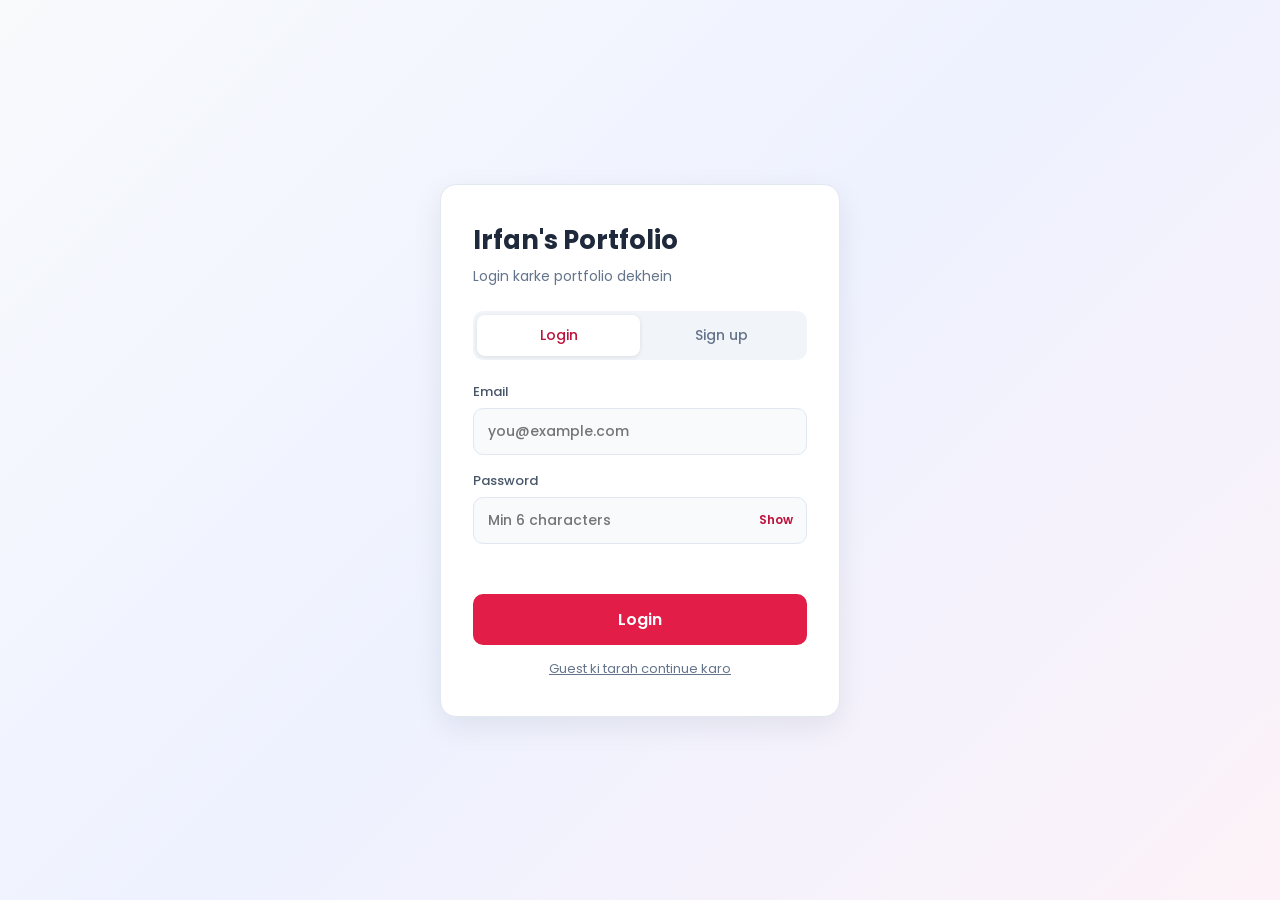
<file: index.html>
<!DOCTYPE html>
<html lang="en">

<head>
    <meta charset="UTF-8">
    <meta name="description" content="Irfan Ansari Portfolio">
    <meta name="viewport" content="width=device-width, initial-scale=1.0">
    <title>Personal Portfolio</title>
    <link rel="iocn" href="favicon.ico">
    <link rel="stylesheet" href="style.css">
    <link rel="preconnect" href="https://fonts.googleapis.com">
    <link rel="preconnect" href="https://fonts.gstatic.com" crossorigin>
    <link
        href="https://fonts.googleapis.com/css2?family=Poppins:ital,wght@0,100;0,200;0,300;0,400;0,500;0,600;0,700;0,800;0,900;1,100;1,200;1,300;1,400;1,500;1,600;1,700;1,800;1,900&display=swap"
        rel="stylesheet">

    <script src="auth-guard.js"></script>

</head>

<body>
    <header>
        <nav id="navbar">
            <div class="left" id="purple">Irfan's Portfolio</div>
            <div class="rigth">
                <ul>
                    <li><a href="/">Home</a></li>
                    <li><a href="#about">About</a></li>
                    <li><a href="#Skills">Skills</a></li>
                    <li><a href="#projects">Projects</a></li>
                    <li><a href="#contact">Contact</a></li>
                </ul>
            </div>
        </nav>
    </header>

    <main>
        <section class="firstSection">
            <div class="leftSection">
                <p class="intro">Hi, I'm</p>
                <h2>
                    <span class="purple">Irfan Ansari</span>
                </h2>
                <h3>
                    Java Developer • Frontend Developer
                </h3>
                <p class="description">I build resposive websites and Java applications.
                    Currently improving my skills in Data Structure & Algorithms, Salesforce, and modern Web
                    Development.
                </p>
                <p id="element"></p>

                <div class="buttons">
                    <a href="resume.pdf" download class="btn">Download Resume</a>
                    <a href="https://github.com/irfan-an" target="_blank" class="btn">GitHub</a>
                    <a href="https://www.linkedin.com/in/irfan-ansari-66294a341/" target="_blank" class="btn">
                        Linkedin</a>
                </div>
            </div>
            <div class="rightSection">
                <img src="images/irfan photo.png" alt="Irfan's Photo">
            </div>
        </section>
        <hr class="hori-line">
        <section id="about" class="aboutSection">
            <h2>About Me</h2>
            <div class="about-content">
                <h3>Irfan Ansari</h3>
                <h4>B.Tech CSE Student | Java Developer | Fronted Developer</h4>
                <p>I am a second-year Computer Science and Engineering student with a strong interest in Software
                    Development.I enjoy solving programming problems and building responsive web application using HTML,
                    CSS, JavaScript, and Java.

                    Currently, I am improving my Data Structure & Algroithms, Object-Oriented Programming, and
                    Salesforce skills while developing real-world projects.
                </p>
            </div>
        </section>
        <hr>
        <section id="Skills" class="SkillsSection">
            <h2>Skills</h2>
            <p class="skills-text">Technologies and Tools I work with</p>
            <div class="skills-container">
                <div class="skill-card">
                    <img src="images/Java.png" alt="Java-logo">
                    <h3>Java</h3>
                </div>
                <div class="skill-card">
                    <img src="images/HMtl.png" alt="HTML-Logo">
                    <h3>HTML</h3>
                </div>
                <div class="skill-card">
                    <img src="images/CSS.png" alt="CSS-logo">
                    <h3>CSS</h3>
                </div>
                <div class="skill-card">
                    <img src="images/salesforce.png" alt="Salesforce-logo">
                    <h3>Salesforce</h3>
                </div>
                <div class="skill-card">
                    <img src="images/JS.png" alt="JavaScript-logo">
                    <h3>JavaScript</h3>
                </div>
                <div class="skill-card">
                    <img src="images/GitHub.png" alt="JavaScript-logo">
                    <h3>GitHub</h3>
                </div>


            </div>


        </section>
        <hr>
        <section id="projects" class="projectsSection">

            <h1>My Projects</h1>
            <p class="project-text">Some projects that I have built</p>

            <div class="projects-container">

                <!-- Project 1 -->
                <div class="project-card">

                    <img src="images/portfolio.png" alt="Portfolio Website">

                    <div class="project-info">
                        <h2>Portfolio Website</h2>

                        <p>
                            A responsive personal portfolio website built using HTML,
                            CSS, and JavaScript.
                        </p>

                        <div class="project-tech">
                            <span>HTML</span>
                            <span>CSS</span>
                            <span>JavaScript</span>
                        </div>

                        <div class="project-buttons">
                            <a href="https://github.com/irfan-an/my-portfolio" target="_blank">Live Demo</a>
                            <a href="https://github.com/irfan-an/my-portfolio" target="_blank">GitHub</a>
                        </div>

                    </div>

                </div>

                <!-- Project 2 -->
                <div class="project-card">

                    <img src="images/Collegelogo.png" alt="Attendance Management System">

                    <div class="project-info">

                        <h2>Attendance Management System</h2>

                        <p>
                            Full-Stack based Project for example Frontend(HTML,CSS,JavaScript), Backend(Java Spring Boot,REST API).
                        </p>

                        <div class="project-tech">
                            <span>Frontend:HTML ,CSS, JavaScript</span>
                            <span>Backend:Java, Spring Boot,Spring Security, REST API</span>
                            <span>Database: MySQL</span>
                        </div>

                        <div class="project-buttons">
                            <a href="#">Code</a>
                            <a href="#">GitHub</a>
                        </div>

                    </div>

                </div>

                <!-- Project 3 -->
                <div class="project-card">

                    <img src="images/weather.png" alt="Weather App">

                    <div class="project-info">

                        <h2>Weather App</h2>

                        <p>
                            Weather application using JavaScript and Weather API with
                            live temperature and forecast.
                        </p>

                        <div class="project-tech">
                            <span>JavaScript</span>
                            <span>API</span>
                        </div>

                        <div class="project-buttons">
                            <a href="#" onclick="alert('Coming soon')">Live Demo</a>
                            <a href="#">GitHub</a>
                        </div>

                    </div>

                </div>

            </div>

        </section>

        <section class="EducationSection">
            <h1>Education</h1>
            <div class="education-card">
                <h3>Bachelor of Technology(B.Tech)</h3>
                <h4>Computer Science and Engineering</h4>
                <p>Technocrats Institute of Technology(Excellence),Bhopal</p>
                <span>2024-2028</span>
                <p>CGPA : 6.57</p>
            </div>
        </section>
        <section id="certificates" class="certificateSection">
            <h1>Certificates</h1>
            <p class="certificate-subtitle">
                Certifications that demonstrate my learning journey.
            </p>
            <div class="certificate-container">
                <!-- Certificate 1 -->
                <div class="certificate-card">
                    <img src="/images/Java.png" alt="Java Certificate">
                    <h2>Java Programming</h2>
                    <h4>Issued by :Infosys Springboard</h4>
                    <p>Successfully completed Programming fundamentals including OOP, Collections, Exception Handling
                        and File Handling</p>
                    <span>2026</span>
                    <a href="" target="_blank">
                        View Certificate
                    </a>
                </div>
                <!-- Certificate 2 -->
                <div class="certificate-card">
                    <img src="images/salesforce.png" alt="SaleForce">
                    <h2>Salesforce Trailhead</h2>
                    <h4>Issued by : Salesforce</h4>
                    <p>Comleted Salesforce Administrator and Flow modules on Trailhead</p>
                    <span>2026</span>
                    <a href="certificate/salesforce.pdf" target="_blank">
                        View Certificate
                    </a>
                </div>
            </div>
        </section>
        <section id="contact" class="contactSection">
            <h2>Contact Me</h2>
            <div class="contact-container">
                <div class="contact-info">
                    <h3>Email</h3>
                    <p>a.irfan8235@gmail.com</p>
                    <h3>Phone</h3>
                    <p>+918235676717</p>
                    <h3>Location</h3>
                    <p>Bhopal,Madhya Pradesh</p>
                </div>
                <form>
                    <input type="text" placeholder="Your Name">
                    <input type="email" placeholder="Your Email">
                    <textarea placeholder="Your Message"></textarea>
                    <button type="submit">Send Message</button>
                </form>
            </div>
        </section>
    </main>
    <footer>
        <div class="footer-container">
            <div>
                <h2>Irfan Ansari</h2>
                <p>Java Developer • Frontend Developer • CSE Student</p>
            </div>
            <div>
                <h3>Quick Links</h3>
                <ul>
                    <li><a href="#about">About</a></li>
                    <li><a href="#skills">Skills</a></li>
                    <li><a href="#project">Projects</a></li>
                    <li><a href="#certificates">Certificate</a></li>
                    <li><a href="#contact">Contact</a></li>
                </ul>
            </div>
            <div>
                <h3>Follow Me</h3>
                <a href="https://github.com/irfan-an" target="_blank">GitHub</a>
                <br>
                <a href="https://linkedin.com/" target="_blank">LinkedIn</a>
            </div>
        </div>
        <hr>
        <p class="copyright">
            &copy;2026 Irfan Ansari | All rights reserved
        </p>
    </footer>
    <!-- type.js -->
    <script src="https://unpkg.com/typed.js@3.0.0/dist/typed.umd.js"></script>
    <!-- AI Chatbot Widget -->
      <div id="chatbot-toggle">
        <span id="chatbot-icon">💬</span>
        <span id="chatbot-badge">1</span>
    </div>

    <div id="chatbot-window">
        <div id="chatbot-header">
            <span>Ask about Irfan 🤖</span>
            <button id="chatbot-close">&times;</button>
        </div>
        <div id="chatbot-messages"></div>
        <div id="chatbot-quick-replies">
            <button class="quick-reply">Skills</button>
            <button class="quick-reply">Projects</button>
            <button class="quick-reply">Contact</button>
            <button class="quick-reply">Resume</button>
        </div>
        <form id="chatbot-form">
            <input type="text" id="chatbot-input" placeholder="Type a question..." autocomplete="off">
            <button type="submit">➤</button>
        </form>
    </div>
</body>
<script src="chatbot.js"></script>
<script src="script.js"></script>

</html>
</file>
<file: style.css>
*{
    padding: 0;
    margin: 0;
}
html{
    scroll-behavior: smooth;
}
body{
    background: linear-gradient(135deg,#f8fafc,#eef2ff,#fdf2f8);
    color:#1e293b;
    padding-top: 80px;

}
header{
    position: fixed;
    width: 100%;
    top: 0;
    left: 0;
    z-index: 1000;
}
#purple{
    color: rgb(117, 69, 161);
    font-weight: bolder;
}
nav{
    display: flex;
    justify-content: space-around;
    align-items: center;
    height: 80px;
    background:rgba(26,10,14,.9);
    backdrop-filter:blur(10px);
    background: transparent;
    transition: .4s ease;
}
.scrolled{
    background:rgba(255,255,255,.85);
    box-shadow: 0 4px 16px rgba(15,23,42,.08);
    backdrop-filter: blur(12px);
}
nav ul{
    display: flex;
    justify-content: center;
}
nav ul li{
    list-style: none;
    margin: 0 23px;
    
}
nav ul li a{
    text-decoration: none;
    color: #1e293b;
}
nav ul li a:hover{
    color:#f43f5e;
    font-size: 1.2rem;
}
main hr{
    border:0;
    background:#9c97f1;
    height: 1.2px;
    margin: 60px 84px;
}
.aboutSection{
    max-width: 80vw;
    margin: 80px auto;
}
.aboutSection h2{
    font-size: 2.5rem;
    margin-bottom: 40px;
}
.about-content{
    flex: 1;
}
.about-content h3{
    font-size: 2rem;
    margin-bottom: 10px;
}
.about-content h4{
    color: rgb(244, 63, 94);
    margin-bottom: 20px;
}
.about-content p{
    line-height: 1.8;
    font-size: 18px;
}
.about-content hr{
     border:0;
    background:#9c97f1;
    height: 1.2px;
    margin: 60px 84px;
}
.left{
    font-size: 1.5rem;
}
.firstSection{
    display: flex;
    justify-content: space-around;
    margin: 80px 0px;


}
.firstSection >div{
    width: 40%;
    margin-left: 150px;
}
.leftSection{
    width: 50%;
    display: flex;
    flex-direction: column;
    justify-content: center;
    font-size: 3rem;
}
.intro{
    font-size: 22px;
    color: #64748b;
    margin-bottom: 10px;
}
.leftSection h2{
    font-size: 54px;
    margin-bottom: 15px;
    font-weight: 700;
}
.leftSection h3{
    font-size: 34px;
    color: #1e293b;
    line-height: 1.4;
    margin-bottom: 20px;
}
.description{
    width: 85%;
    color: #475569;
    font-size: 19px;
    line-height: 1.8;
    margin-bottom: 30px;
}
#element{
    font-size: 38px;
    color:  #f43f5e;
    font-weight: bold;
    margin-bottom:35px;
    display: block;
    min-height: 60px; /*Reserve space */
}
.typed-cursor{
    display: none;
}
.leftSection .buttons{
    display: flex;
    gap: 18px;
    flex-wrap: wrap;
    padding: 50px 0;
}
.leftSection .btn{
    padding: 14px 26px;
    background-color: #e11d48;
    color: white;
    border: none;
    box-shadow: 0 4px 12px rgba(225,29,72,.25);
    font-size: 18px;
    font-weight: 500;
    border-radius: 10px;
    cursor: pointer;
    text-decoration: none;
    transition: .3s;
}
.leftSection .btn:hover{
    background:  #f43f5e;
    transform: translateY(-6px);
    box-shadow: 0 0 20px rgba(168,85,247,.7);
}
.rightSection{
    width: 30%;
}
.rightSection img{
    width: 100%;
    max-width: 420px;
    height: auto;
}
.rightSection img:hover{
    transform: scale(1.05);
    transition: .4s;
}
.purple{
    color: rgb(170, 107, 228);
}
.secondSection{
    max-width: 80vw;
    margin: auto;
}
#Skills{
    max-width: 80vw;
    margin: 100px auto;
}
.SkillsSection h2{
    /*margin-top:px;*/
    font-size: 2.5rem;
}
.skills-text{
    color: #64748b;;
    margin-bottom: 40px;
}
.skills-container{
    display: grid;
    grid-template-columns: repeat(auto-fit,minmax(180px,1fr));
    gap: 25px;
}
.skill-card{
    background-color: #ffffff;
    border: 1px solid #e2e8f0;
    box-shadow: 0 4px 14px rgba(15,23,42,.06);
    padding: 25px;
    border-radius: 15px;
    transition: 0.3s;
    cursor: pointer;
}
.skill-card:hover{
    transform: translateY(-10px);
     box-shadow:0 10px 25px rgba(244,63,94,.25);
}
.skill-card img{
    height: 30px;
    width: 30px;
    object-fit: contain;
}
.skill-card h3{
    font-size: 20px;
    margin-top: 15px;
}
.projectsSection{
    max-width:80vw;
    margin:100px auto;
}

.projectsSection h1{
    text-align:center;
    font-size:2.5rem;
}

.project-text{
    text-align:center;
    color:#64748b;
    margin-bottom:40px;
}

.projects-container{
    display:grid;
    grid-template-columns:repeat(auto-fit,minmax(320px,1fr));
    gap:30px;
    cursor: pointer;
}

.project-card{
    background-color: #ffffff;
    border: 1px solid #e2e8f0;
    box-shadow: 0 4px 14px rgba(15,23,42,.06);
    border-radius:15px;
    overflow:hidden;
    transition:.3s;
}

.project-card:hover{
    transform:translateY(-10px);
    box-shadow:0 10px 25px rgba(244,63,94,.25);
}

.project-card img{
    width:100%;
    height:200px;
    object-fit:cover;
}

.project-info{
    padding:20px;
}

.project-info h2{
    margin-bottom:10px;
}

.project-info p{
    color:#475569;
    line-height:1.6;
}

.project-tech{
    margin:20px 0;
}

.project-tech span{
    background:rgb(244, 63, 94);
    color:white;
    padding:6px 12px;
    border-radius:20px;
    margin-right:10px;
    display:inline-block;
    margin-bottom:10px;
}

.project-buttons{
    display:flex;
    gap:15px;
}

.project-buttons a{
    text-decoration:none;
    color:white;
    background:#e11d48;
    padding:10px 18px;
    border-radius:8px;
    transition:.3s;
}

.project-buttons a:hover{
    background:#fb7185;
}

.EducationSection{
    max-width: 80vw;
    margin: 100px auto;
    text-align: center;
}
.education-card{
    background:#ffffff;
    border:1px solid #e2e8f0;
    box-shadow:0 4px 14px rgba(15,23,42,.06);
    padding:30px;
    border-radius: 15px;
    width: 60%;
    margin: auto;
    transition: 0.3s;
    cursor: pointer;
}
.education-card:hover{
    transform: translate(-8px);
     box-shadow:0 10px 25px rgba(244,63,94,.25);
}
.education-card h2{
color: rgb(244, 63, 94);
}
.education-card span{
    color: gray;
}

.certificateSection{
    max-width: 80vw;
    margin: 100px auto;
    text-align: center;
}
.certificateSection h1{
    font-size: 2.8rem;
    margin-bottom: 10px;
}
.certificate-subtitle{
    color: #64748b;
    margin-bottom: 45px;
}
.certificate-container{
    display: grid;
    grid-template-columns: repeat(auto-fit,minmax(320px,1fr));
    gap: 30px;
}
.certificate-card{
    background:#ffffff;
    border:1px solid #e2e8f0;
    box-shadow:0 4px 14px rgba(15,23,42,.06);
    padding: 30px;
    border-radius: 18px;
    transition: .4s;
    border: 1px solid transparent;
}
.certificate-card:hover{
    transform: translateY(-12px);
    border-color: rgb(244, 63, 94);
     box-shadow:0 10px 25px rgba(244,63,94,.25);
}
.certificate-card img{
    width: 80px;
    margin-bottom: 20px;
}
.certificate-card h2{
    color: #1e293b;
    margin-bottom: 10px;
}
.certificate-card h4{
    color: rgb(244, 63, 94);
    margin-bottom: 15px;
    font-weight: 500;
}
.certificate-card p{
    color: #475569;
    line-height: 1.7;
}
.certificate-card span{
    display: block;
    margin: 18px 0;
    color: #64748b;
}
.certificate-card a{
    display: inline-block;
    padding: 12px 22px;
    text-decoration: none;
    color: white;
    background: rgb(244, 63, 94);
    padding: 10px 18px;
    border-radius: 10px;
    transition: .3s;
}
.certificate-card a:hover{
    background: #e11d48;
    transform: scale(1.05);
}
.contactSection{
    max-width: 80vw;
    margin: 100px auto;
}
.contactSection h2{
    text-align: center;
    margin-bottom: 40px;
    font-size: 2.5rem;
    font-weight: 600;
}
.contact-container{
    display: flex;
    justify-content: space-between;
    gap: 50px;
}
.contact-info{
    flex: 1;
}
form{
    flex: 1;
    display: flex;
    flex-direction: column;
}
form input, form textarea{
    background: #ffffff;
    border: 1px solid #e2e8f0;
    color: #1e293b;
    margin-bottom: 20px;
    padding: 15px;
    border:none;
    border-radius: 10px;
}
form button{
    background: rgb(244, 63, 94);
    color: white;
    border: none;
    padding:15px;
    border-radius: 10px;
    cursor: pointer;
}

footer{
    background: #ffffff;
    color: #1e293b;
    border-top: 1px solid #e2e8f0;
    padding: 40px 10%;
}
.footer-container{
    display: flex;
    justify-content: space-between;
    flex-wrap: wrap;
}
.footer-container ul{
    list-style: none;
    padding: 0;
}
.footer-container a{
    text-decoration: none;
    color: #334155;
    line-height: 2;
}
.copyright{
    text-align: center;
    margin-top: 30px;
    color: gray;
}
@media screen and (max-width:768px) {
    .firstSection{
        flex-direction: column-reverse;
        text-align: center;
        padding: 30px;
    }
    .leftSection,.rightSection{
        width: 100%;
    }
    .rightSection img{
        width: 80%;
        max-width: 320px;
    }
    nav{
        flex-direction: row;
    }
    nav ul{
        flex-direction: row;
        gap: 20px;
        margin-top: 20px;
    }
    .contact-container{
        flex-direction: column;
    }
    .buttons{
        display: flex;
        flex-direction: column;
        gap: 15px;
    }
    .footer-container{
        flex-direction: column;
        text-align: center;
        gap: 30px;
    }
}

/* ================= AI Chatbot Widget ================= */
#chatbot-toggle{
    position: fixed;
    bottom: 28px;
    right: 28px;
    width: 60px;
    height: 60px;
    border-radius: 50%;
    background: linear-gradient(135deg, rgb(244, 63, 94), #e11d48);
    display: flex;
    align-items: center;
    justify-content: center;
    font-size: 26px;
    cursor: pointer;
    box-shadow: 0 8px 24px rgba(244, 63, 94,.5);
    z-index: 1200;
    transition: .3s;
}
#chatbot-toggle:hover{
    transform: scale(1.08);
}
#chatbot-window{
    position: fixed;
    bottom: 100px;
    right: 28px;
    width: 340px;
    max-width: 90vw;
    height: 460px;
    max-height: 70vh;
    background: #ffffff;
    border: 1px solid #e2e8f0;
    border-radius: 16px;
    display: none;
    flex-direction: column;
    overflow: hidden;
    box-shadow: 0 20px 50px rgba(0,0,0,.5);
    z-index: 1200;
}
#chatbot-window.open{
    display: flex;
}
#chatbot-header{
    background: linear-gradient(135deg, rgb(244, 63, 94), #e11d48);
    color: white;
    padding: 14px 18px;
    display: flex;
    justify-content: space-between;
    align-items: center;
    font-weight: 600;
}
#chatbot-close{
    background: none;
    border: none;
    color: white;
    font-size: 22px;
    cursor: pointer;
    line-height: 1;
}
#chatbot-messages{
    flex: 1;
    padding: 14px;
    overflow-y: auto;
    display: flex;
    flex-direction: column;
    gap: 10px;
}
.chat-msg{
    max-width: 80%;
    padding: 10px 14px;
    border-radius: 14px;
    font-size: 14px;
    line-height: 1.5;
}
.chat-msg.bot{
    background: #f1f5f9;
    color: #1e293b;
    align-self: flex-start;
    border-bottom-left-radius: 4px;
}
.chat-msg.user{
    background: rgb(244, 63, 94);
    color: white;
    align-self: flex-end;
    border-bottom-right-radius: 4px;
}
#chatbot-quick-replies{
    display: flex;
    gap: 8px;
    padding: 0 14px 10px;
    flex-wrap: wrap;
}
.quick-reply{
    background: #fff1f2;
    color: #be123c;
    border: 1px solid rgba(244, 63, 94,.4);
    padding: 6px 12px;
    border-radius: 20px;
    font-size: 12px;
    cursor: pointer;
    transition: .2s;
}
.quick-reply:hover{
    background: #f43f5e;
    color: #fff;
}
#chatbot-form{
    display: flex;
    border-top: 1px solid #e2e8f0;
}
#chatbot-form input{
    flex: 1;
    border: none;
    background: #f8fafc;
    color: #1e293b;
    padding: 14px;
    font-size: 14px;
}
#chatbot-form input:focus{
    outline: none;
}
#chatbot-form button{
    background: rgb(244, 63, 94);
    color: white;
    border: none;
    padding: 0 20px;
    cursor: pointer;
    font-size: 16px;
}
.chat-msg.typing{
    display: flex;
    gap: 4px;
    align-items: center;
    padding: 12px 16px;
}
.chat-msg.typing span{
    width: 6px;
    height: 6px;
    border-radius: 50%;
    background: #cfcfff;
    animation: typing-bounce 1.2s infinite ease-in-out;
}
.chat-msg.typing span:nth-child(2){ animation-delay: .15s; }
.chat-msg.typing span:nth-child(3){ animation-delay: .3s; }
@keyframes typing-bounce{
    0%, 60%, 100%{ transform: translateY(0); opacity:.5; }
    30%{ transform: translateY(-5px); opacity:1; }
}
#chatbot-badge{
    position: absolute;
    top: -4px;
    right: -4px;
    background: #ef4444;
    color: white;
    font-size: 11px;
    font-weight: 700;
    width: 18px;
    height: 18px;
    border-radius: 50%;
    display: flex;
    align-items: center;
    justify-content: center;
}
 
@media screen and (max-width:480px){
    #chatbot-window{
        right: 10px;
        left: 10px;
        width: auto;
    }
    #chatbot-toggle{
        right: 18px;
    }
}
</file>
<file: login.css>
* {
    margin: 0;
    padding: 0;
    box-sizing: border-box;
}

body {
    font-family: "Poppins", sans-serif;
    min-height: 100vh;
    background: linear-gradient(135deg, #f8fafc, #eef2ff, #fdf2f8);
    color: #1e293b;
}

.auth-wrap {
    min-height: 100vh;
    display: flex;
    align-items: center;
    justify-content: center;
    padding: 24px;
}

.auth-card {
    width: 100%;
    max-width: 400px;
    background: #ffffff;
    border: 1px solid #e2e8f0;
    border-radius: 16px;
    padding: 36px 32px;
    box-shadow: 0 10px 30px rgba(15, 23, 42, .08);
}

.auth-card h1 {
    font-size: 1.6rem;
    font-weight: 700;
}

.auth-sub {
    color: #64748b;
    font-size: 14px;
    margin: 6px 0 24px;
}

.tabs {
    display: grid;
    grid-template-columns: 1fr 1fr;
    background: #f1f5f9;
    border-radius: 10px;
    padding: 4px;
    margin-bottom: 22px;
}

.tab {
    border: none;
    background: transparent;
    padding: 10px;
    border-radius: 8px;
    font: inherit;
    font-size: 14px;
    font-weight: 500;
    color: #64748b;
    cursor: pointer;
}

.tab.active {
    background: #ffffff;
    color: #be123c;
    box-shadow: 0 1px 4px rgba(15, 23, 42, .1);
}

form {
    display: flex;
    flex-direction: column;
    gap: 16px;
}

label {
    display: flex;
    flex-direction: column;
    gap: 6px;
    font-size: 13px;
    font-weight: 500;
    color: #475569;
}

label.hidden {
    display: none;
}

input {
    width: 100%;
    padding: 12px 14px;
    border: 1px solid #e2e8f0;
    border-radius: 10px;
    font: inherit;
    font-size: 14px;
    color: #1e293b;
    background: #f8fafc;
}

input:focus {
    outline: 2px solid #f43f5e;
    outline-offset: 1px;
    background: #ffffff;
}

.pw-row {
    position: relative;
}

.pw-row input {
    padding-right: 64px;
}

#toggle-pw {
    position: absolute;
    right: 8px;
    top: 50%;
    transform: translateY(-50%);
    border: none;
    background: none;
    color: #be123c;
    font: inherit;
    font-size: 12px;
    font-weight: 600;
    cursor: pointer;
    padding: 6px;
}

.error {
    min-height: 18px;
    font-size: 13px;
    color: #dc2626;
}

.submit {
    border: none;
    background: #e11d48;
    color: #ffffff;
    padding: 13px;
    border-radius: 10px;
    font: inherit;
    font-weight: 600;
    cursor: pointer;
    transition: .2s;
}

.submit:hover {
    background: #be123c;
}

.guest {
    width: 100%;
    margin-top: 14px;
    border: none;
    background: none;
    color: #64748b;
    font: inherit;
    font-size: 13px;
    cursor: pointer;
    text-decoration: underline;
}

.guest:hover {
    color: #e11d48;
}

button:focus-visible {
    outline: 2px solid #f43f5e;
    outline-offset: 2px;
}
</file>
